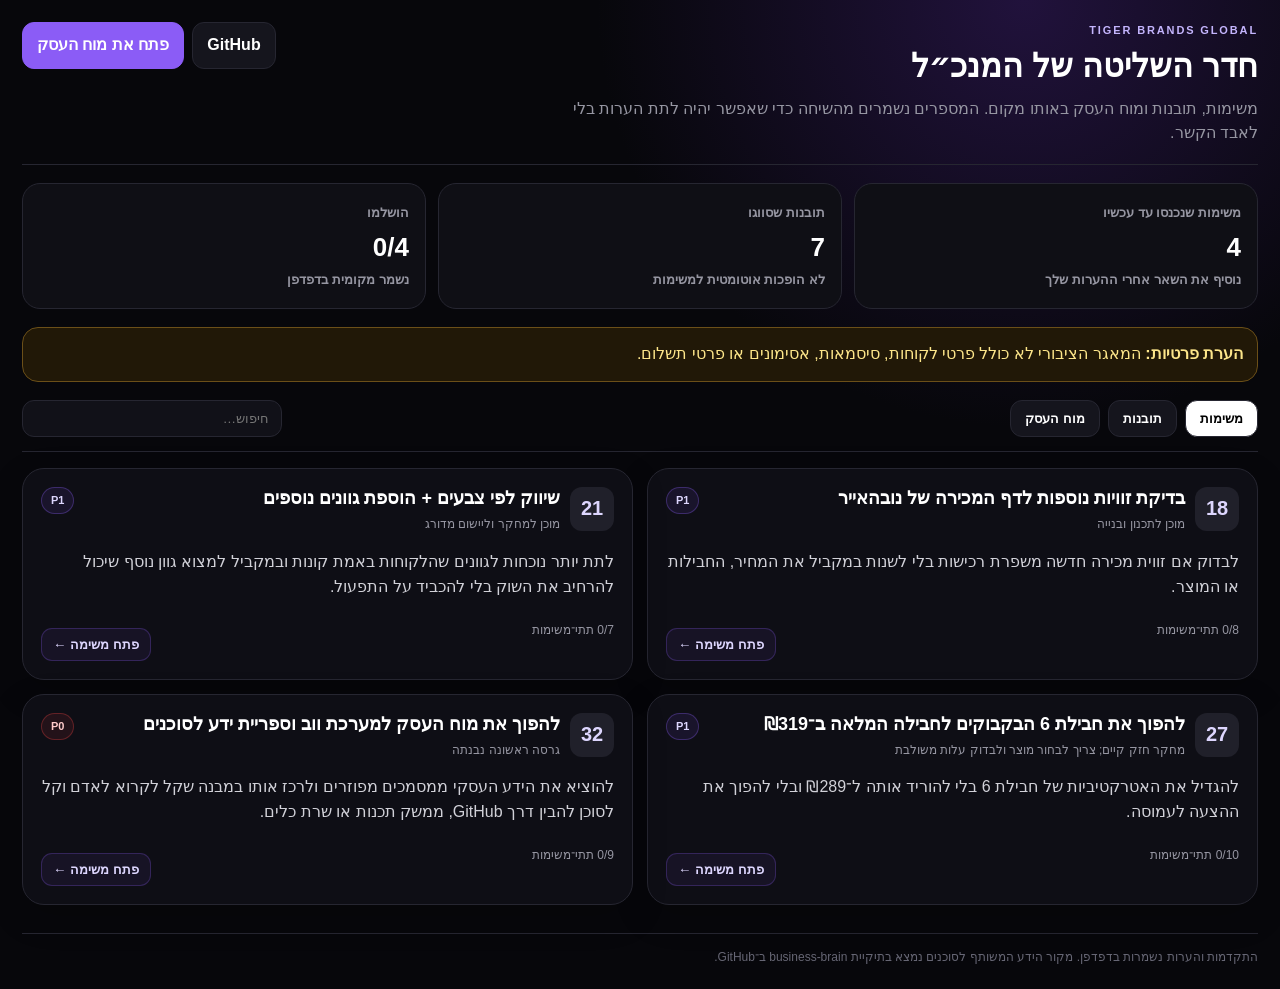
<file: docs/index.html>
<!doctype html>
<html lang="he" dir="rtl">
<head>
<meta charset="utf-8" />
<meta name="viewport" content="width=device-width,initial-scale=1" />
<title>חדר השליטה של המנכ״ל</title>
<style>
:root{--bg:#07070b;--card:#111118;--muted:#9696a2;--line:#262631;--vio:#8b5cf6;--red:#ef4444;--blue:#3b82f6;--green:#10b981}*{box-sizing:border-box}body{margin:0;background:radial-gradient(circle at 80% 0,#21123c 0,transparent 30%),var(--bg);color:#fff;font-family:-apple-system,BlinkMacSystemFont,"Segoe UI",Arial,sans-serif;line-height:1.55}.wrap{max-width:1450px;margin:auto;padding:22px}.top{display:flex;gap:18px;justify-content:space-between;align-items:flex-start;border-bottom:1px solid var(--line);padding-bottom:18px}.eyebrow{font-size:11px;font-weight:900;letter-spacing:.17em;color:#c4b5fd}.top h1{margin:3px 0 5px;font-size:32px}.top p{margin:0;color:var(--muted);max-width:720px}.actions{display:flex;gap:8px;flex-wrap:wrap}.btn,.tab{border:1px solid var(--line);background:#15151d;color:#fff;border-radius:12px;padding:10px 14px;text-decoration:none;font-weight:800;cursor:pointer}.btn.primary{background:var(--vio);border-color:var(--vio)}.metrics{display:grid;grid-template-columns:repeat(3,1fr);gap:12px;margin:18px 0}.metric{border:1px solid var(--line);background:#0f0f15;border-radius:18px;padding:16px}.metric small{color:var(--muted);font-weight:700}.metric strong{display:block;font-size:26px;margin-top:2px}.notice{border:1px solid #6b4f18;background:#211807;color:#fde68a;border-radius:16px;padding:14px}.nav{display:flex;gap:8px;align-items:center;flex-wrap:wrap;margin-top:18px;border-bottom:1px solid var(--line);padding-bottom:14px}.tab.active{background:#fff;color:#000}.search{margin-right:auto;min-width:260px;border:1px solid var(--line);background:#111118;color:#fff;border-radius:12px;padding:10px 12px}.grid{display:grid;grid-template-columns:repeat(2,minmax(0,1fr));gap:14px;margin-top:16px}.card{border:1px solid var(--line);background:rgba(17,17,24,.82);border-radius:22px;padding:18px;box-shadow:0 12px 35px rgba(0,0,0,.18)}.row{display:flex;justify-content:space-between;gap:12px;align-items:flex-start}.num{display:inline-grid;place-items:center;width:44px;height:44px;background:#20202a;border-radius:12px;color:#ddd6fe;font-size:20px;font-weight:900;flex:0 0 auto}.titlewrap{display:flex;gap:10px;align-items:flex-start}.card h2{font-size:18px;line-height:1.3;margin:0}.status{font-size:12px;color:var(--muted);margin-top:5px}.prio{font-size:11px;border:1px solid;padding:4px 9px;border-radius:999px;font-weight:900;white-space:nowrap}.P0{color:#fecaca;background:#ef444418;border-color:#ef444450}.P1{color:#ddd6fe;background:#8b5cf618;border-color:#8b5cf650}.P2{color:#bfdbfe;background:#3b82f618;border-color:#3b82f650}.card p{color:#d1d1d8}.open{margin-top:12px;border:1px solid #8b5cf640;background:#8b5cf612;color:#ddd6fe;border-radius:11px;padding:8px 11px;font-weight:900;cursor:pointer}.insights{display:none;margin-top:16px}.insight{display:grid;grid-template-columns:54px 1fr;gap:12px;border:1px solid var(--line);background:#101016;border-radius:18px;padding:16px;margin-bottom:10px}.brain{display:none;margin-top:16px}.brainhero{border:1px solid #8b5cf640;background:radial-gradient(circle at 90% 0,#38206a 0,transparent 35%),#0e0e15;border-radius:22px;padding:20px}.brainhero h2{font-size:26px;margin:4px 0}.brainhero p{color:var(--muted);max-width:850px}.folders{display:grid;grid-template-columns:repeat(3,minmax(0,1fr));gap:12px;margin-top:14px}.folder{display:block;text-decoration:none;color:#fff;border:1px solid var(--line);background:#101016;border-radius:18px;padding:15px}.folder b{display:block;margin-bottom:7px}.folder span{font-size:13px;color:var(--muted)}.folder code{display:block;direction:ltr;text-align:left;margin-top:10px;color:#747481;overflow:hidden;text-overflow:ellipsis;white-space:nowrap}.modal{display:none;position:fixed;inset:0;background:#000b;backdrop-filter:blur(5px);z-index:20;justify-content:flex-end}.panel{width:min(760px,100%);height:100%;overflow:auto;background:#0b0b10;border-right:1px solid var(--line);padding:22px}.panelhead{display:flex;justify-content:space-between;gap:12px}.panel h2{margin:0}.section{border:1px solid var(--line);background:#101016;border-radius:16px;padding:14px;margin-top:14px}.section h3{margin:0 0 8px}.steps{display:grid;gap:8px}.step{display:flex;gap:9px;align-items:flex-start;border:1px solid var(--line);background:#0d0d13;border-radius:12px;padding:10px}.step input{margin-top:5px}.notes{width:100%;min-height:110px;background:#09090d;color:#fff;border:1px solid var(--line);border-radius:12px;padding:10px}.done{opacity:.6;text-decoration:line-through}.hidden{display:none!important}footer{color:#666674;font-size:12px;border-top:1px solid var(--line);margin-top:28px;padding-top:14px}@media(max-width:900px){.metrics,.grid,.folders{grid-template-columns:1fr}.top{flex-direction:column}.search{width:100%;margin-right:0}.wrap{padding:14px}.top h1{font-size:27px}}
</style>
</head>
<body>
<div class="wrap">
<header class="top"><div><div class="eyebrow">TIGER BRANDS GLOBAL</div><h1>חדר השליטה של המנכ״ל</h1><p>משימות, תובנות ומוח העסק באותו מקום. המספרים נשמרים מהשיחה כדי שאפשר יהיה לתת הערות בלי לאבד הקשר.</p></div><div class="actions"><a class="btn" target="_blank" href="https://github.com/harelos/ceo-mission-control">GitHub</a><a class="btn primary" target="_blank" href="https://github.com/harelos/ceo-mission-control/tree/main/business-brain">פתח את מוח העסק</a></div></header>
<section class="metrics"><div class="metric"><small>משימות שנכנסו עד עכשיו</small><strong>4</strong><small>נוסיף את השאר אחרי ההערות שלך</small></div><div class="metric"><small>תובנות שסווגו</small><strong>7</strong><small>לא הופכות אוטומטית למשימות</small></div><div class="metric"><small>הושלמו</small><strong id="completeMetric">0/4</strong><small>נשמר מקומית בדפדפן</small></div></section>
<div class="notice"><b>הערת פרטיות:</b> המאגר הציבורי לא כולל פרטי לקוחות, סיסמאות, אסימונים או פרטי תשלום.</div>
<nav class="nav"><button class="tab active" data-view="tasks">משימות</button><button class="tab" data-view="insights">תובנות</button><button class="tab" data-view="brain">מוח העסק</button><input id="search" class="search" placeholder="חיפוש…" /></nav>
<section id="tasks" class="grid"></section>
<section id="insights" class="insights"></section>
<section id="brain" class="brain">
<div class="brainhero"><div class="eyebrow">מוח העסק · גרסה 1</div><h2>מקור אמת אחד לאדם ולסוכן</h2><p>סוכן שמתחבר דרך GitHub, ממשק תכנות או שרת כלים מתחיל בקובץ ההוראות, קורא את האמת העסקית, ואז נכנס לתחום הרלוונטי. תיבת הכניסה מיועדת לחומר לא ממוין ואינה מקור אמת.</p><div class="actions"><a class="btn primary" target="_blank" href="https://github.com/harelos/ceo-mission-control/blob/main/business-brain/AGENT_INSTRUCTIONS.md">הוראות לסוכן</a><a class="btn" target="_blank" href="https://github.com/harelos/ceo-mission-control/blob/main/business-brain/MANIFEST.json">מפתח קריא למכונה</a></div></div>
<div id="folders" class="folders"></div>
</section>
<footer>התקדמות והערות נשמרות בדפדפן. מקור הידע המשותף לסוכנים נמצא בתיקיית business-brain ב־GitHub.</footer>
</div>
<div id="modal" class="modal"><aside class="panel"><div class="panelhead"><div class="titlewrap"><span id="mnum" class="num"></span><div><h2 id="mtitle"></h2><div id="mstatus" class="status"></div></div></div><button class="btn" onclick="closeModal()">סגור</button></div><div class="section"><h3>המטרה</h3><div id="mobjective"></div></div><div class="section"><h3>למה זה חשוב</h3><div id="mwhy"></div></div><div class="section"><h3>איך משיגים את המשימה</h3><div id="msteps" class="steps"></div></div><div id="mresearchWrap" class="section"><h3>המחקר שנכנס למשימה</h3><div id="mresearch"></div></div><div class="section"><h3>איך נדע שסיימנו</h3><div id="msuccess"></div></div><div class="section"><h3>הערות שלי</h3><textarea id="mnotes" class="notes" placeholder="מה גיליתי, מה חסר, למה לחזור…"></textarea></div><div class="section row"><label><input id="mcomplete" type="checkbox" /> המשימה הושלמה</label><button id="copyBtn" class="btn primary">העתק הוראות לסוכן</button></div></aside></div>
<script>
const tasks=[
{id:'18',title:'בדיקת זוויות נוספות לדף המכירה של נובהאייר',priority:'P1',status:'מוכן לתכנון ובנייה',objective:'לבדוק אם זווית מכירה חדשה משפרת רכישות בלי לשנות במקביל את המחיר, החבילות או המוצר.',why:'זווית מחיר המספרה כבר מראה כוח, אבל מחקר הלקוחות העלה כאבים נוספים שיכולים ליצור התאמה חזקה יותר בין המודעה לדף.',steps:['לבנות גרסת ביקורת ששומרת את דף המכירה הנוכחי ללא שינוי מהותי.','לבנות גרסה א: עלות השורשים החוזרת — העלות והטרחה שחוזרות שוב ושוב.','לבנות גרסה ב: ביטחון בגוון — הפחד שהשורש ייצא שונה, כהה מדי או כמו טלאי.','לבנות גרסה ג: כיסוי שיער לבן ושורשים עקשניים באזור הרקות וקו השיער.','לבנות גרסה ד: השגרה המלאה בבית — פשטות, זמינות וחבילה שמכסה כמה שימושים.','לשמור בכל הגרסאות את אותן חבילות, מחיר, כפתור רכישה ומסלול קופה.','להתאים מודעות לכל גרסה כך שהמסר במודעה ממשיך באופן טבעי בדף.','לוודא שמדידת צפייה, הוספה לעגלה, התחלת קופה ורכישה עובדת לפני מסקנות.'],success:['שיעור רכישה לפי גרסה','שיעור הוספה לעגלה והתחלת קופה','סכום הזמנה ממוצע','ללא ירידה מהותית באיכות התנועה או בתקלות בנייד'],research:['רוב רכישות נובהאייר שנבדקו באוגוסט התרחשו מהר יחסית לאחר הכניסה הראשונה.','מחקר תגובות מצא ארבעה כאבים חוזרים: שורשים שחוזרים, כיסוי שיער לבן, פחד מהגוון ולכלוך/יובש אחרי צביעה.']},
{id:'21',title:'שיווק לפי צבעים + הוספת גוונים נוספים',priority:'P1',status:'מוכן למחקר וליישום מדורג',objective:'לתת יותר נוכחות לגוונים שהלקוחות באמת קונות ובמקביל למצוא גוון נוסף שיכול להרחיב את השוק בלי להכביד על התפעול.',why:'שחור וחום כהה היו רוב הביקוש שנצפה, וחום בהיר התחזק בסוף התקופה. צבע הוא גם כלי שיווקי ויזואלי ולא רק וריאציה.',steps:['להציג שחור וחום כהה באופן עקבי יותר בגלריה, במודעות ובדוגמאות.','לתת לחום בהיר מקום ברור ולבדוק אם העלייה האחרונה בביקוש ממשיכה.','לבנות מבחני קריאייטיב שבהם אותו רעיון מוצג עם גוון שונה.','לא לדחוף בכוח גוון חלש רק כדי ליצור מגוון.','לבדוק אצל CJ, SourcinBox וספקים ישירים אילו גוונים נוספים קיימים.','לדרג כל גוון חדש לפי ביקוש, אמינות תוצאה, זמינות, עלות וזמן משלוח.','לפני הוספה לחנות לבצע בדיקת התאמת גוון אמיתית.'],success:['יותר רכישות מגוונים מובילים בלי לפגוע בשאר הגוונים','לפחות מועמד אחד לגוון חדש עם ספק וזמינות ברורים','מיפוי ביקוש לפי גוון שמחובר למכירות']},
{id:'27',title:'להפוך את חבילת 6 הבקבוקים לחבילה המלאה ב־₪319',priority:'P1',status:'מחקר חזק קיים; צריך לבחור מוצר ולבדוק עלות משולבת',objective:'להגדיל את האטרקטיביות של חבילת 6 בלי להוריד אותה ל־₪289 ובלי להפוך את ההצעה לעמוסה.',why:'העלות שנמסרה ל־6 בקבוקים היא בערך 48 דולר כולל שילוח. לכן הורדת מחיר חדה משאירה מעט מאוד תרומה נוספת לעומת חבילת 4.',steps:['להשאיר כרגע את מחיר 6 הבקבוקים על ₪319 בזמן שבודקים ערך נוסף.','לבדוק קודם טיפול הזנה לאחר צביעה: מסכה או מרכך לחותי ללא פיגמנט.','מועמד ראשון: מסכת לחות עם שמן ארגן וביוטין, מזהה CJYD2636378, מחיר מוצר שנצפה כ־1.74 דולר.','מועמד שני: מרכך לשיער צבוע, מזהה CJPF3087593, מחיר כ־2.02 דולר; לפסול אם הוא מפקיד גוון.','לבדוק גם מסכות עם סרמידים, חומצות אמינו, חומצה היאלורונית, ארגן, אבוקדו, מקדמיה או שיאה.','כאופציה נוספת לבדוק משחת הגנה לקו השיער או מגבונים להסרת כתמי צבע.','לשמור אבקת כיסוי שורשים כמכירה נוספת נפרדת, לא כתוספת אוטומטית לחבילת 6.','לא להשתמש במסכות שמפקידות צבע, בקערה ומברשת כמרכיב מרכזי או במוצר שמייצר פחד מנזק.','לבקש עלות אמיתית של המוצר בתוך אותה חבילה עם 6 בקבוקי נובהאייר לישראל.','לבנות תמונת חבילה אחת נקייה: 6 נובהאייר + ערכת הצביעה + טיפול לאחר הצביעה.'],success:['מוצר משלים שפותר כאב ברור','עלות משולבת שמאפשרת לשמור על ₪319','ללא בחירת גוון נוספת וללא סיבוך בקופה','שיפור בבחירה בחבילת 6 או בסכום ההזמנה הממוצע'],research:['מחקר של עשרות תגובות מצא שיובש וחספוס אחרי צביעה הם כאב חוזר.','לקוחות של צבעי קופסה משבחות במיוחד את המרכך שמגיע לאחר הצבע ואף מחפשות לקנות אותו בנפרד.','לכלוך על קו השיער, האוזניים, המגבות והאמבטיה הוא כאב חוזר נוסף.','אבקת כיסוי שורשים פותרת כאב חזק בין צביעות, אבל עלולה לסתור את המסר של חבילת 6 ולכן מתאימה יותר למכירה נוספת.']},
{id:'32',title:'להפוך את מוח העסק למערכת ווב וספריית ידע לסוכנים',priority:'P0',status:'גרסה ראשונה נבנתה',objective:'להוציא את הידע העסקי ממסמכים מפוזרים ולרכז אותו במבנה שקל לקרוא לאדם וקל לסוכן להבין דרך GitHub, ממשק תכנות או שרת כלים.',why:'אותו מידע צריך לשמש גם אותך בממשק נוח וגם סוכנים אוטומטיים. מבנה קבוע ומקור אמת חוסכים כפילויות והחלטות סותרות.',steps:['לשמור בלוח השליטה לשונית מוח העסק עם נושאים ותתי־נושאים.','לשמור ב־GitHub מבנה קבוע: 00 הוראות, 01 אמת עסקית, 02 הצעות ומחירים, 03 קופי, 04 דואר ושימור, 05 פרסום, 06 דפים, 07 לקוחות, 08 מקורות חיצוניים, 09 ניסויים, 10 החלטות, 98 תיבת כניסה, 99 ארכיון.','לשמור קובץ הוראות לסוכן שמסביר מאיפה להתחיל ומהו מקור האמת.','לשמור מפתח קריא למכונה שממפה כל תחום לנתיב שלו.','להכניס למחקר הלקוחות את מחקר הצביעה הביתית ואת דירוג המוצרים המשלימים.','להכניס להצעות ולמחירים את מבנה 2/4/6 והדיון על ₪319 מול ₪289.','להכניס לניסויים את מבחני זוויות דף המכירה.','להשתמש בתיבת הכניסה כנקודת זריקה לכל חומר חדש לפני מיון.','לא לשמור במאגר ציבורי מידע אישי, סודות או מפתחות.'],success:['אדם מוצא כל נושא בתוך שתי לחיצות','סוכן חדש קורא קובץ אחד ומבין איך לעבוד עם המאגר','לכל החלטה משמעותית יש מקום קבוע ומקור','אין צורך להחזיק אותו מקור אמת במסמכי ענן נפרדים']}
];
const insights=[
{id:'19',title:'חבילת 4 הבקבוקים היא העוגן המוכח כרגע',detail:'לא לשנות את מחיר ₪239 כחלק מניסוי אחר. אם בודקים זווית, מוצר משלים או חבילת 6, משאירים את חבילת 4 כנקודת ביקורת.'},
{id:'24',title:'₪239 לחבילת 4 הוא כרגע מחיר ביקורת, לא משימה',detail:'המחיר והמבנה כבר הוכיחו משיכה בפועל. שינוי שלו עכשיו יקשה להבין מה גרם לתוצאה.'},
{id:'25',title:'לא למהר להוריד את חבילת 6 ל־₪289',detail:'עם עלות שנמסרה של כ־48 דולר ל־6 בקבוקים, ההורדה מוסיפה מעט מאוד תרומה ביחס לחבילת 4.'},
{id:'26',title:'הפער הפסיכולוגי בין החבילות מסביר חלק מהבחירה ב־4',detail:'2→4 עולה עוד ₪50 לשני בקבוקים; 4→6 עולה עוד ₪80 לשני בקבוקים. לכן חבילת 4 נראית כמו נקודת העצירה הטבעית.'},
{id:'29',title:'חבילת 4 צריכה להישאר הכי פופולרית',detail:'לא להפוך את חבילת 6 לברירת המחדל רק כדי לדחוף סכום הזמנה. חבילת 4 מפחיתה חיכוך.'},
{id:'30',title:'חבילת 6 צריכה להיות מוצר שונה תפיסתית',detail:'במקום עוד שני בקבוקים, היא צריכה להרגיש כמו השגרה המלאה: יותר מלאי בבית + טיפול רלוונטי לאחר הצביעה.'},
{id:'31',title:'המוצר המשלים נועד להצדיק ערך, לא להעמיס מתנות',detail:'מוצר אחד רלוונטי שמתחבר לרגע השימוש עדיף על כמה פריטים זולים שמסבכים את ההצעה.'}
];
const folders=[['00','מפת המוח והוראות שימוש','חוקי עבודה, סדר קריאה, מקורות אמת והנחיות לסוכנים.','business-brain/00-system/'],['01','האמת העסקית הנוכחית','מה נכון עכשיו: מוצר, קהלים, חבילות, תפעול ומטרות.','business-brain/01-current-truth/'],['02','הצעות, מחירים ומבצעים','מחירים חיים, חבילות, כלכלה והצעות שנבדקו.','business-brain/02-offers-pricing/'],['03','קופי ומסרים','זוויות, שפה, כותרות והתנגדויות.','business-brain/03-copy-messaging/'],['04','דואר ושימור לקוחות','רכישה חוזרת, החזרה, רצפים ופילוח.','business-brain/04-email-retention/'],['05','פרסום וקריאייטיב','מבנה חשבון, מנצחים, מבחנים ותוצאות.','business-brain/05-ads-creative/'],['06','דפי נחיתה ומשפכים','דפי מכירה, התאמת מסר, בדיקות וקופה.','business-brain/06-pages-funnels/'],['07','לקוחות והתנגדויות','מחקר תגובות, כאבים, התנגדויות ושפת לקוח.','business-brain/07-customers-objections/'],['08','חוכמה ממקורות חיצוניים','מנטורים, מחקרים, מתחרים ומקורות חיצוניים.','business-brain/08-external-wisdom/'],['09','ניסויים ותוצאות','השערה, גרסאות, מדדים, תוצאות ומסקנות.','business-brain/09-experiments-results/'],['10','החלטות אסטרטגיות','החלטות, נימוקים, טיעון נגד ומה יבטל אותן.','business-brain/10-strategic-decisions/'],['98','תיבת כניסה','חומר חדש לפני מיון: תמלול, ספק, רעיון או מחקר.','business-brain/98-inbox/'],['99','ארכיון','גרסאות ישנות והחלטות שאינן פעילות.','business-brain/99-archive/']];
const KEY='tbg-live-v1';let state=JSON.parse(localStorage.getItem(KEY)||'{}');let current=null;
function s(id){return state[id]||(state[id]={complete:false,steps:{},notes:''})}function save(){localStorage.setItem(KEY,JSON.stringify(state));renderMetric()}
function renderTasks(q=''){const root=document.getElementById('tasks');root.innerHTML='';tasks.filter(t=>JSON.stringify(t).toLowerCase().includes(q.toLowerCase())).forEach(t=>{const st=s(t.id),done=Object.values(st.steps).filter(Boolean).length;const el=document.createElement('article');el.className='card'+(st.complete?' done':'');el.innerHTML=`<div class="row"><div class="titlewrap"><span class="num">${t.id}</span><div><h2>${t.title}</h2><div class="status">${t.status}</div></div></div><span class="prio ${t.priority}">${t.priority}</span></div><p>${t.objective}</p><div class="row"><span class="status">${done}/${t.steps.length} תתי־משימות</span><button class="open">פתח משימה ←</button></div>`;el.querySelector('.open').onclick=()=>openTask(t);root.appendChild(el)})}
function renderInsights(q=''){const root=document.getElementById('insights');root.innerHTML='';insights.filter(x=>JSON.stringify(x).toLowerCase().includes(q.toLowerCase())).forEach(x=>{root.innerHTML+=`<article class="insight"><span class="num">${x.id}</span><div><h2>${x.title}</h2><p>${x.detail}</p></div></article>`})}
function renderFolders(){document.getElementById('folders').innerHTML=folders.map(f=>`<a class="folder" target="_blank" href="https://github.com/harelos/ceo-mission-control/tree/main/${f[3]}"><b><span class="prio P1">${f[0]}</span> ${f[1]}</b><span>${f[2]}</span><code>${f[3]}</code></a>`).join('')}
function renderMetric(){document.getElementById('completeMetric').textContent=`${tasks.filter(t=>s(t.id).complete).length}/4`}
function openTask(t){current=t;const st=s(t.id);document.getElementById('modal').style.display='flex';mnum.textContent=t.id;mtitle.textContent=t.title;mstatus.textContent=t.status;mobjective.textContent=t.objective;mwhy.textContent=t.why;msteps.innerHTML='';t.steps.forEach((x,i)=>{const l=document.createElement('label');l.className='step'+(st.steps[i]?' done':'');l.innerHTML=`<input type="checkbox" ${st.steps[i]?'checked':''}><span>${x}</span>`;l.querySelector('input').onchange=e=>{st.steps[i]=e.target.checked;save();openTask(t)};msteps.appendChild(l)});if(t.research&&t.research.length){mresearchWrap.style.display='block';mresearch.innerHTML=t.research.map(x=>`<div>• ${x}</div>`).join('')}else mresearchWrap.style.display='none';msuccess.innerHTML=t.success.map(x=>`<div>• ${x}</div>`).join('');mnotes.value=st.notes;mcomplete.checked=st.complete;mnotes.oninput=e=>{st.notes=e.target.value;save()};mcomplete.onchange=e=>{st.complete=e.target.checked;save();renderTasks(search.value)};copyBtn.onclick=()=>copyPrompt(t)}
function closeModal(){modal.style.display='none';current=null}modal.onclick=e=>{if(e.target===modal)closeModal()};
function copyPrompt(t){const p=`אתה הסוכן שאחראי על משימה ${t.id}: ${t.title}.\n\nמטרה:\n${t.objective}\n\nלמה זה חשוב:\n${t.why}\n\nשלבי ביצוע:\n${t.steps.map((x,i)=>`${i+1}. ${x}`).join('\n')}\n\nלפני העבודה קרא business-brain/AGENT_INSTRUCTIONS.md ואת business-brain/01-current-truth/README.md. הפרד בין עובדות, השערות, חסמים והמלצות. אל תבצע שינוי חי בחנות, בפרסום, בתקציב, בספקים או בשליחת הודעות ללא אישור מפורש.`;navigator.clipboard.writeText(p).then(()=>{copyBtn.textContent='הועתק ✓';setTimeout(()=>copyBtn.textContent='העתק הוראות לסוכן',1200)}).catch(()=>prompt('העתק:',p))}
document.querySelectorAll('.tab').forEach(b=>b.onclick=()=>{document.querySelectorAll('.tab').forEach(x=>x.classList.remove('active'));b.classList.add('active');['tasks','insights','brain'].forEach(id=>document.getElementById(id).style.display='none');const v=b.dataset.view;document.getElementById(v).style.display=v==='tasks'?'grid':'block'});search.oninput=e=>{renderTasks(e.target.value);renderInsights(e.target.value)};renderTasks();renderInsights();renderFolders();renderMetric();
</script>
</body></html>
</file>
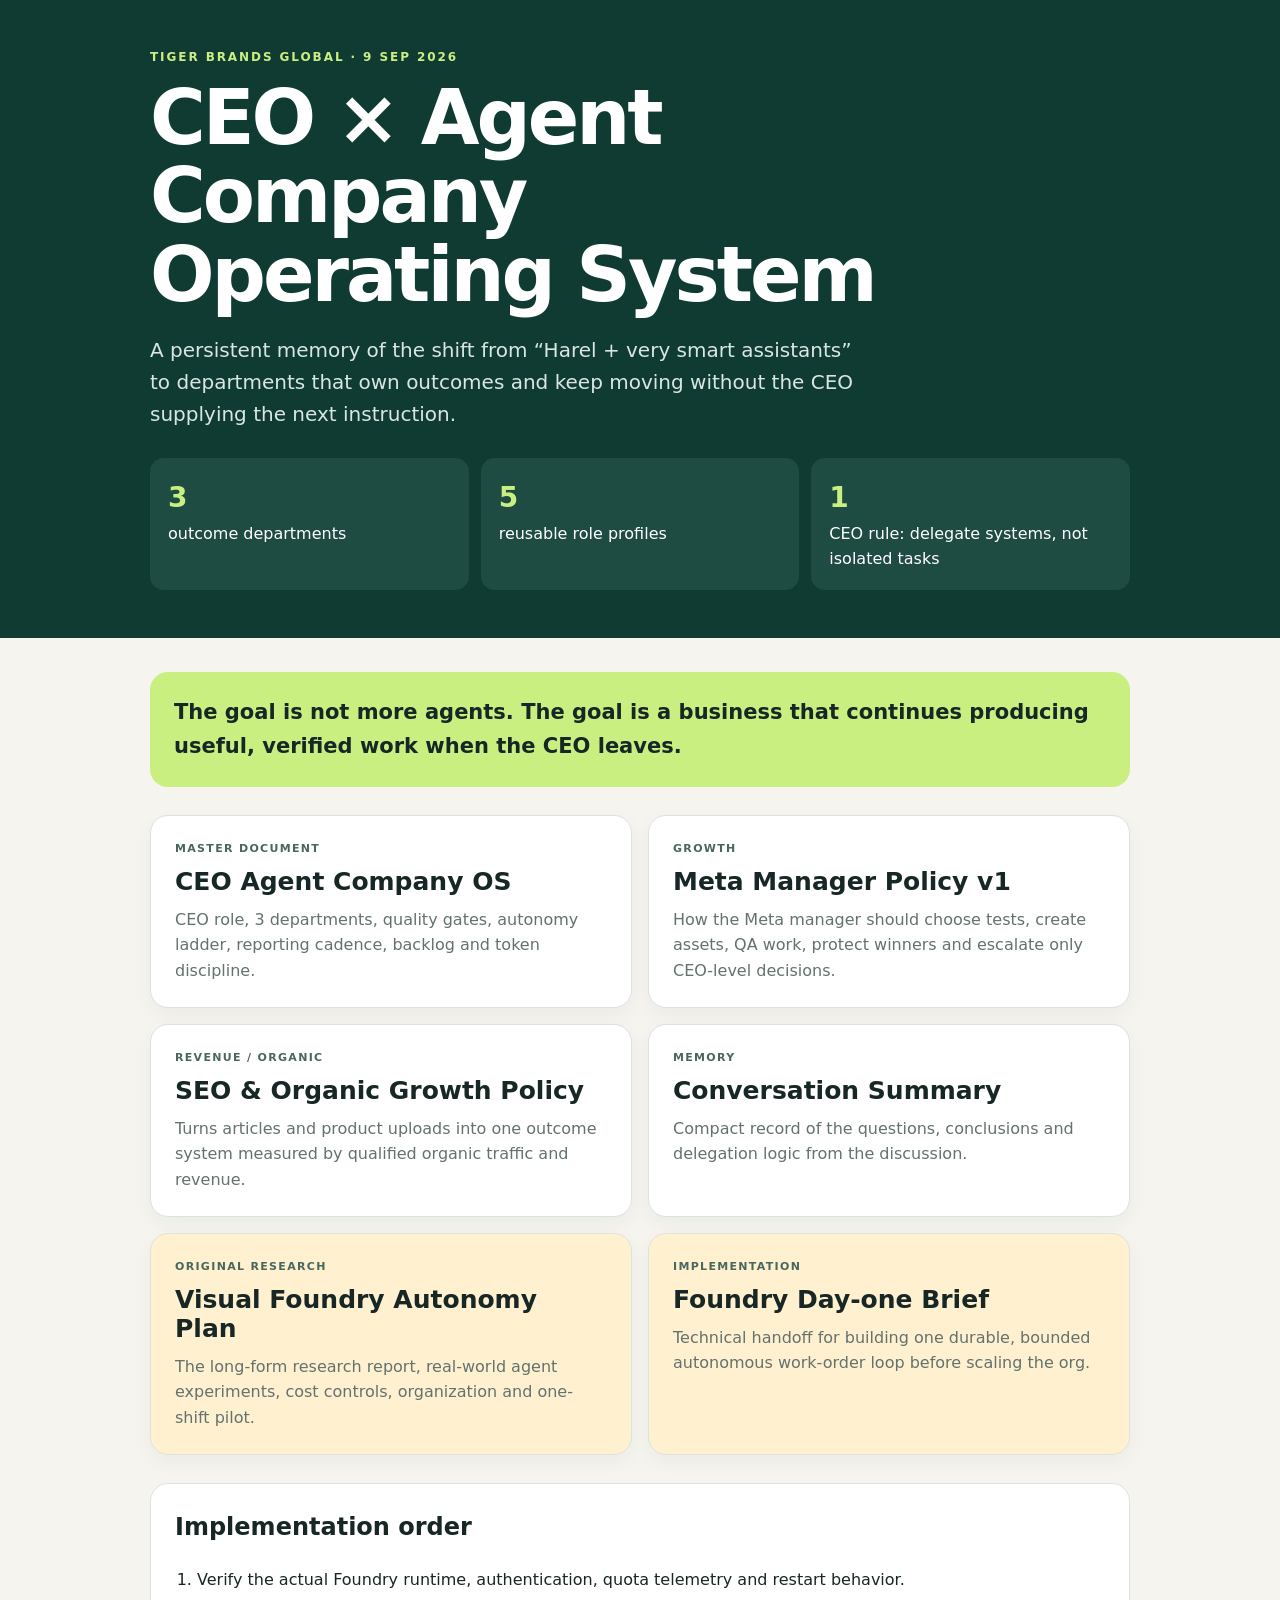
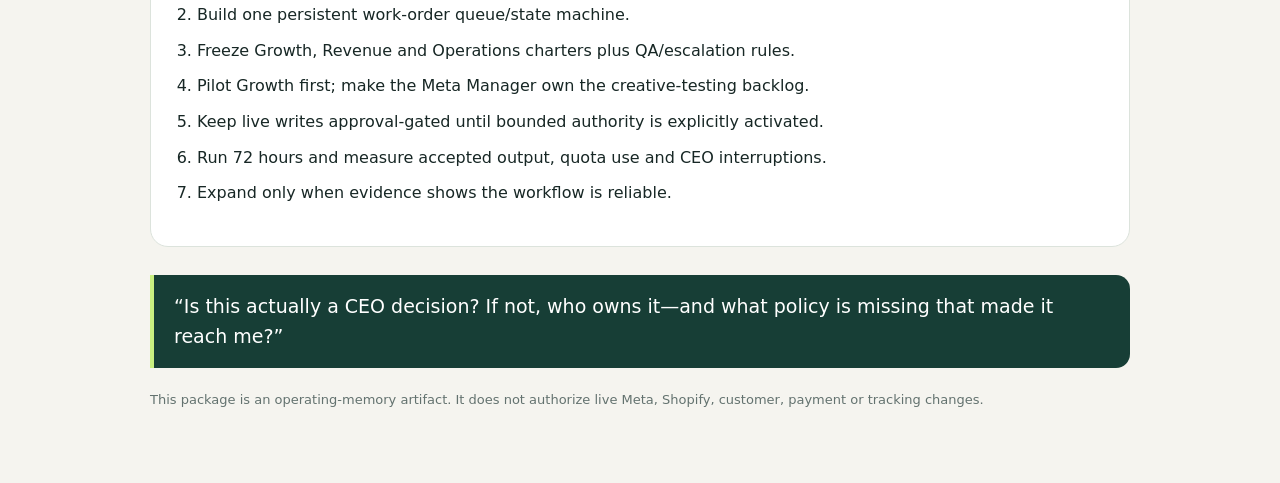
<file: docs/ceo-agent-os.html>
<!doctype html>
<html lang="en"><head><meta charset="utf-8"><meta name="viewport" content="width=device-width,initial-scale=1">
<title>CEO × Agent Company OS — NovaHair</title>
<style>
:root{--bg:#f5f4ef;--ink:#172725;--muted:#63726f;--deep:#103b33;--lime:#c9ef80;--card:#fff;--line:#dce3dc;--amber:#fff0cf}*{box-sizing:border-box}body{margin:0;background:var(--bg);color:var(--ink);font:16px/1.6 system-ui,-apple-system,Segoe UI,sans-serif}.wrap{width:min(980px,calc(100% - 30px));margin:auto}.hero{background:var(--deep);color:white;padding:48px 0}.ey{color:var(--lime);text-transform:uppercase;letter-spacing:.16em;font-size:12px;font-weight:800}h1{font-size:clamp(40px,8vw,76px);line-height:1.03;letter-spacing:-.04em;margin:12px 0 16px;max-width:800px}.hero p{font-size:20px;color:#d8e7e1;max-width:720px}.bar{display:grid;grid-template-columns:repeat(3,1fr);gap:12px;margin-top:28px}.bar div{background:#1f4c42;padding:18px;border-radius:14px}.bar b{display:block;color:var(--lime);font-size:28px}.main{padding:34px 0 60px}.north{background:var(--lime);padding:24px;border-radius:18px;font-size:21px;font-weight:750;margin-bottom:28px}.grid{display:grid;grid-template-columns:repeat(2,1fr);gap:16px}.card{display:block;background:var(--card);border:1px solid var(--line);border-radius:18px;padding:24px;text-decoration:none;color:inherit;box-shadow:0 7px 20px #1732280b}.card:hover{transform:translateY(-2px);transition:.15s}.tag{font-size:11px;font-weight:800;letter-spacing:.12em;text-transform:uppercase;color:#47675f}.card h2{font-size:25px;line-height:1.15;margin:10px 0}.card p{margin:0;color:var(--muted)}.amber{background:var(--amber)}.steps{background:#fff;border:1px solid var(--line);border-radius:18px;padding:24px;margin-top:28px}.steps h2{margin-top:0}.steps ol{padding-left:22px}.steps li{margin:10px 0}.quote{border-left:4px solid var(--lime);padding:16px 20px;background:#173e36;color:white;border-radius:0 14px 14px 0;margin-top:28px;font-size:19px}.small{color:var(--muted);font-size:13px;margin-top:22px}@media(max-width:700px){.grid,.bar{grid-template-columns:1fr}.hero{padding:34px 0}.card{padding:20px}}
</style></head><body>
<header class="hero"><div class="wrap"><div class="ey">Tiger Brands Global · 9 Sep 2026</div><h1>CEO × Agent Company Operating System</h1><p>A persistent memory of the shift from “Harel + very smart assistants” to departments that own outcomes and keep moving without the CEO supplying the next instruction.</p><div class="bar"><div><b>3</b>outcome departments</div><div><b>5</b>reusable role profiles</div><div><b>1</b>CEO rule: delegate systems, not isolated tasks</div></div></div></header>
<main class="main"><div class="wrap">
<div class="north">The goal is not more agents. The goal is a business that continues producing useful, verified work when the CEO leaves.</div>
<div class="grid">
<a class="card" href="../business-brain/10-strategic-decisions/agent-company-os/CEO_AGENT_COMPANY_OS.md"><div class="tag">Master document</div><h2>CEO Agent Company OS</h2><p>CEO role, 3 departments, quality gates, autonomy ladder, reporting cadence, backlog and token discipline.</p></a>
<a class="card" href="../business-brain/05-ads-creative/2026-09-09-meta-manager-operating-policy-v1.md"><div class="tag">Growth</div><h2>Meta Manager Policy v1</h2><p>How the Meta manager should choose tests, create assets, QA work, protect winners and escalate only CEO-level decisions.</p></a>
<a class="card" href="../business-brain/10-strategic-decisions/agent-company-os/SEO_ORGANIC_GROWTH_POLICY_V1.md"><div class="tag">Revenue / Organic</div><h2>SEO & Organic Growth Policy</h2><p>Turns articles and product uploads into one outcome system measured by qualified organic traffic and revenue.</p></a>
<a class="card" href="../business-brain/10-strategic-decisions/agent-company-os/CONVERSATION_SUMMARY_2026-09-09.md"><div class="tag">Memory</div><h2>Conversation Summary</h2><p>Compact record of the questions, conclusions and delegation logic from the discussion.</p></a>
<a class="card amber" href="foundry-novahair-autonomy-plan.html"><div class="tag">Original research</div><h2>Visual Foundry Autonomy Plan</h2><p>The long-form research report, real-world agent experiments, cost controls, organization and one-shift pilot.</p></a>
<a class="card amber" href="../business-brain/10-strategic-decisions/agent-company-os/foundry-day-one-implementation-brief.md"><div class="tag">Implementation</div><h2>Foundry Day-one Brief</h2><p>Technical handoff for building one durable, bounded autonomous work-order loop before scaling the org.</p></a>
</div>
<div class="steps"><h2>Implementation order</h2><ol><li>Verify the actual Foundry runtime, authentication, quota telemetry and restart behavior.</li><li>Build one persistent work-order queue/state machine.</li><li>Freeze Growth, Revenue and Operations charters plus QA/escalation rules.</li><li>Pilot Growth first; make the Meta Manager own the creative-testing backlog.</li><li>Keep live writes approval-gated until bounded authority is explicitly activated.</li><li>Run 72 hours and measure accepted output, quota use and CEO interruptions.</li><li>Expand only when evidence shows the workflow is reliable.</li></ol></div>
<div class="quote">“Is this actually a CEO decision? If not, who owns it—and what policy is missing that made it reach me?”</div>
<p class="small">This package is an operating-memory artifact. It does not authorize live Meta, Shopify, customer, payment or tracking changes.</p>
</div></main></body></html>
</file>
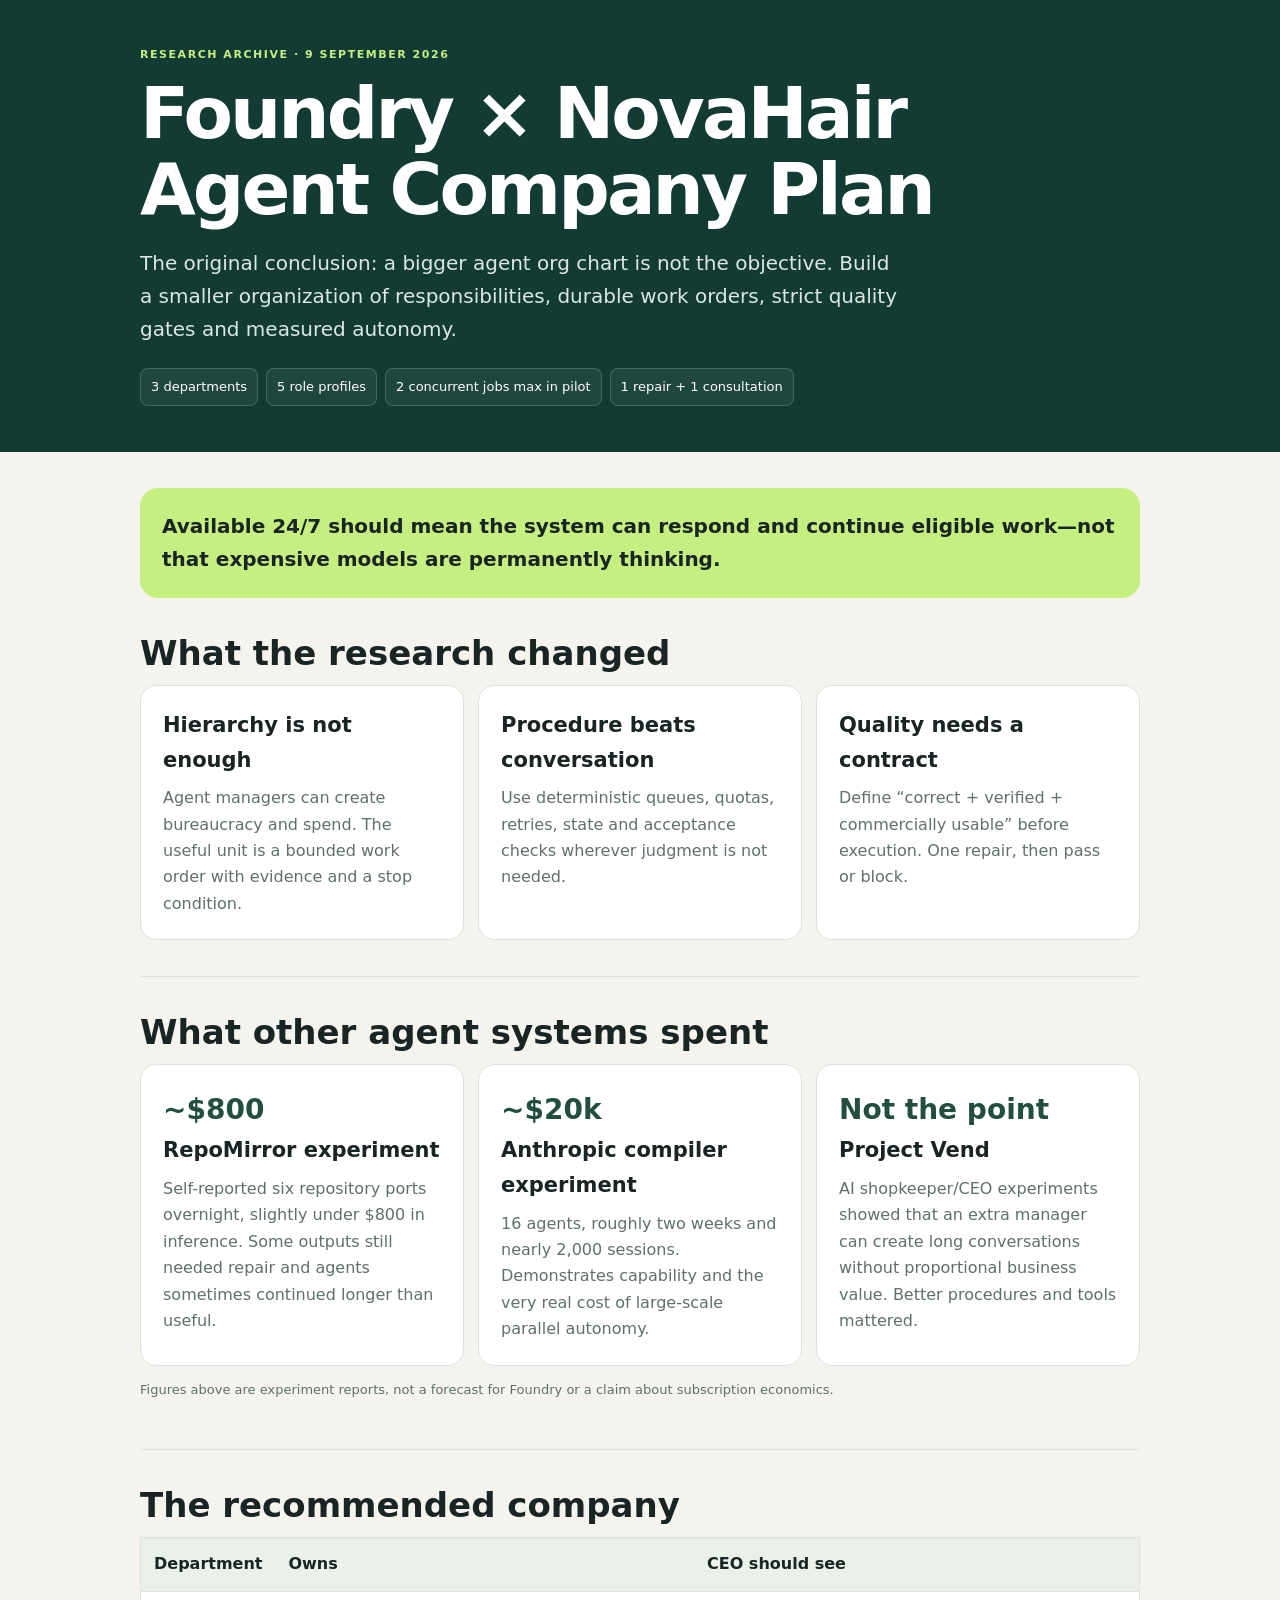
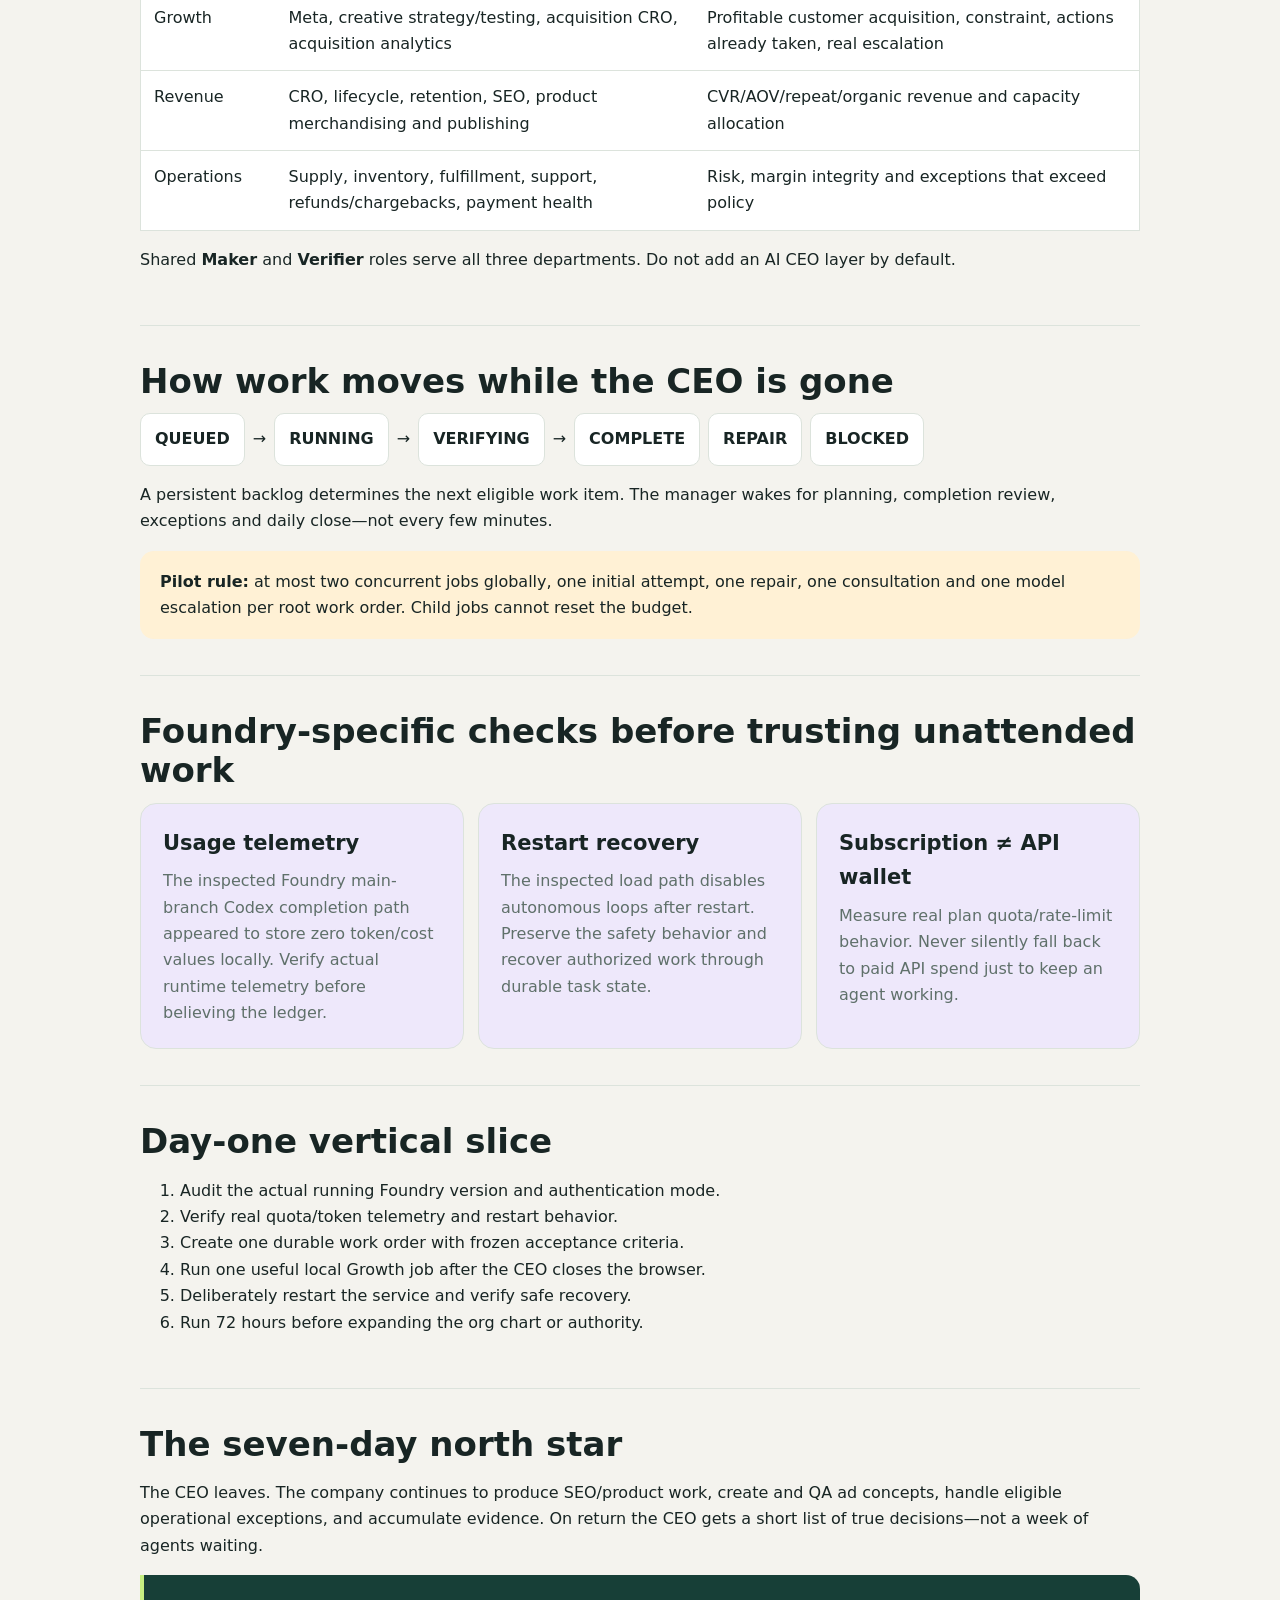
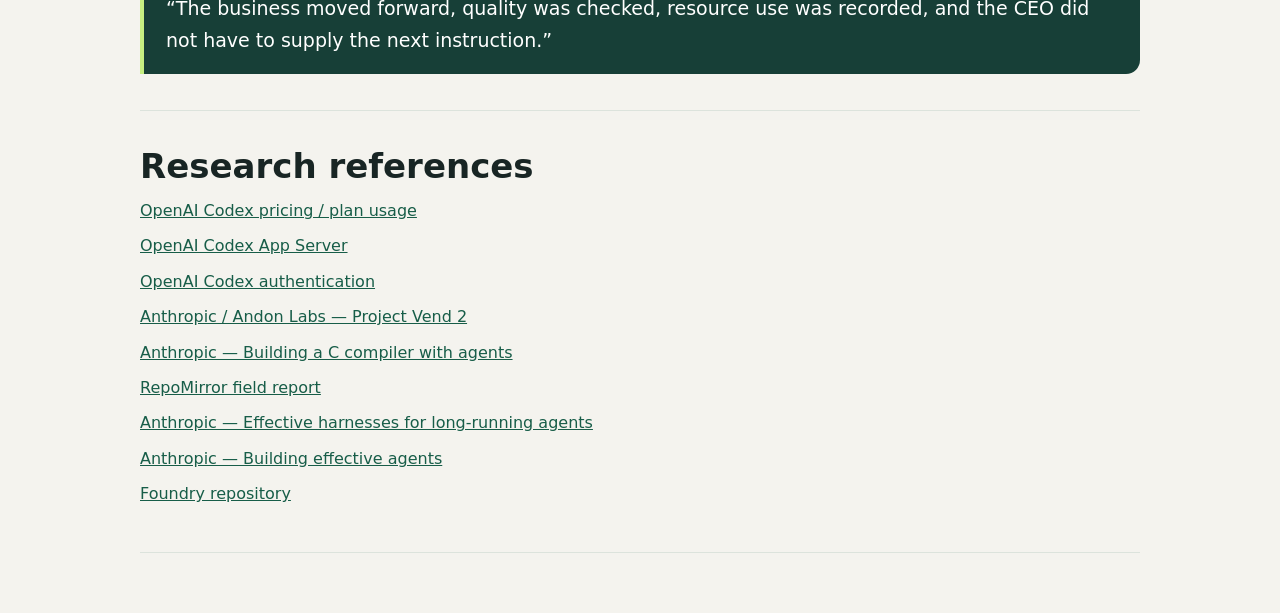
<file: docs/foundry-novahair-autonomy-plan.html>
<!doctype html><html lang="en"><head><meta charset="utf-8"><meta name="viewport" content="width=device-width,initial-scale=1"><title>Foundry × NovaHair — Agent Company Research Archive</title><style>:root{--bg:#f4f3ee;--ink:#182524;--muted:#5f706a;--deep:#123b33;--green:#c6ef81;--paper:#fff;--line:#dce3dc;--amber:#fff1d5;--violet:#eee8fb}*{box-sizing:border-box}body{margin:0;background:var(--bg);color:var(--ink);font:16px/1.65 system-ui,-apple-system,Segoe UI,sans-serif}.wrap{width:min(1000px,calc(100% - 32px));margin:auto}header{background:var(--deep);color:#fff;padding:46px 0}.ey{color:var(--green);font-weight:800;text-transform:uppercase;letter-spacing:.14em;font-size:11px}h1{font-size:clamp(40px,7vw,72px);line-height:1.05;letter-spacing:-.04em;margin:12px 0 18px}header p{max-width:760px;font-size:20px;color:#dbe8e2}.chips{display:flex;gap:8px;flex-wrap:wrap;margin-top:22px}.chips span{border:1px solid #ffffff2b;background:#ffffff10;padding:7px 10px;border-radius:8px;font-size:13px}main{padding:36px 0 60px}.lead{background:var(--green);padding:22px;border-radius:18px;font-size:20px;font-weight:750}.section{padding:36px 0;border-bottom:1px solid var(--line)}h2{font-size:34px;line-height:1.15;margin:0 0 12px}.grid{display:grid;grid-template-columns:repeat(3,1fr);gap:14px}.card{background:var(--paper);border:1px solid var(--line);border-radius:16px;padding:22px}.card h3{margin:0 0 8px;font-size:21px}.card p{margin:0;color:var(--muted)}.money{font-size:28px;font-weight:850;color:#214e40}.note{background:var(--amber);padding:18px 20px;border-radius:14px}.violet{background:var(--violet)}table{width:100%;border-collapse:collapse;background:#fff;border:1px solid var(--line)}th,td{text-align:left;padding:13px;border-bottom:1px solid var(--line);vertical-align:top}th{background:#eaf1e8}.flow{display:flex;gap:8px;align-items:center;flex-wrap:wrap}.flow span{background:#fff;border:1px solid var(--line);padding:12px 14px;border-radius:10px;font-weight:700}.quote{border-left:4px solid var(--green);background:#173f37;color:#fff;padding:18px 22px;border-radius:0 14px 14px 0;font-size:19px}.sources a{display:block;margin:9px 0;color:#175d48}.small{font-size:13px;color:var(--muted)}@media(max-width:760px){.grid{grid-template-columns:1fr}h2{font-size:29px}header{padding:32px 0}}</style></head><body><header><div class="wrap"><div class="ey">Research archive · 9 September 2026</div><h1>Foundry × NovaHair<br>Agent Company Plan</h1><p>The original conclusion: a bigger agent org chart is not the objective. Build a smaller organization of responsibilities, durable work orders, strict quality gates and measured autonomy.</p><div class="chips"><span>3 departments</span><span>5 role profiles</span><span>2 concurrent jobs max in pilot</span><span>1 repair + 1 consultation</span></div></div></header><main><div class="wrap"><div class="lead">Available 24/7 should mean the system can respond and continue eligible work—not that expensive models are permanently thinking.</div><section class="section"><h2>What the research changed</h2><div class="grid"><div class="card"><h3>Hierarchy is not enough</h3><p>Agent managers can create bureaucracy and spend. The useful unit is a bounded work order with evidence and a stop condition.</p></div><div class="card"><h3>Procedure beats conversation</h3><p>Use deterministic queues, quotas, retries, state and acceptance checks wherever judgment is not needed.</p></div><div class="card"><h3>Quality needs a contract</h3><p>Define “correct + verified + commercially usable” before execution. One repair, then pass or block.</p></div></div></section><section class="section"><h2>What other agent systems spent</h2><div class="grid"><div class="card"><div class="money">~$800</div><h3>RepoMirror experiment</h3><p>Self-reported six repository ports overnight, slightly under $800 in inference. Some outputs still needed repair and agents sometimes continued longer than useful.</p></div><div class="card"><div class="money">~$20k</div><h3>Anthropic compiler experiment</h3><p>16 agents, roughly two weeks and nearly 2,000 sessions. Demonstrates capability and the very real cost of large-scale parallel autonomy.</p></div><div class="card"><div class="money">Not the point</div><h3>Project Vend</h3><p>AI shopkeeper/CEO experiments showed that an extra manager can create long conversations without proportional business value. Better procedures and tools mattered.</p></div></div><p class="small">Figures above are experiment reports, not a forecast for Foundry or a claim about subscription economics.</p></section><section class="section"><h2>The recommended company</h2><table><tr><th>Department</th><th>Owns</th><th>CEO should see</th></tr><tr><td>Growth</td><td>Meta, creative strategy/testing, acquisition CRO, acquisition analytics</td><td>Profitable customer acquisition, constraint, actions already taken, real escalation</td></tr><tr><td>Revenue</td><td>CRO, lifecycle, retention, SEO, product merchandising and publishing</td><td>CVR/AOV/repeat/organic revenue and capacity allocation</td></tr><tr><td>Operations</td><td>Supply, inventory, fulfillment, support, refunds/chargebacks, payment health</td><td>Risk, margin integrity and exceptions that exceed policy</td></tr></table><p>Shared <strong>Maker</strong> and <strong>Verifier</strong> roles serve all three departments. Do not add an AI CEO layer by default.</p></section><section class="section"><h2>How work moves while the CEO is gone</h2><div class="flow"><span>QUEUED</span>→<span>RUNNING</span>→<span>VERIFYING</span>→<span>COMPLETE</span><span>REPAIR</span><span>BLOCKED</span></div><p>A persistent backlog determines the next eligible work item. The manager wakes for planning, completion review, exceptions and daily close—not every few minutes.</p><div class="note"><strong>Pilot rule:</strong> at most two concurrent jobs globally, one initial attempt, one repair, one consultation and one model escalation per root work order. Child jobs cannot reset the budget.</div></section><section class="section"><h2>Foundry-specific checks before trusting unattended work</h2><div class="grid"><div class="card violet"><h3>Usage telemetry</h3><p>The inspected Foundry main-branch Codex completion path appeared to store zero token/cost values locally. Verify actual runtime telemetry before believing the ledger.</p></div><div class="card violet"><h3>Restart recovery</h3><p>The inspected load path disables autonomous loops after restart. Preserve the safety behavior and recover authorized work through durable task state.</p></div><div class="card violet"><h3>Subscription ≠ API wallet</h3><p>Measure real plan quota/rate-limit behavior. Never silently fall back to paid API spend just to keep an agent working.</p></div></div></section><section class="section"><h2>Day-one vertical slice</h2><ol><li>Audit the actual running Foundry version and authentication mode.</li><li>Verify real quota/token telemetry and restart behavior.</li><li>Create one durable work order with frozen acceptance criteria.</li><li>Run one useful local Growth job after the CEO closes the browser.</li><li>Deliberately restart the service and verify safe recovery.</li><li>Run 72 hours before expanding the org chart or authority.</li></ol></section><section class="section"><h2>The seven-day north star</h2><p>The CEO leaves. The company continues to produce SEO/product work, create and QA ad concepts, handle eligible operational exceptions, and accumulate evidence. On return the CEO gets a short list of true decisions—not a week of agents waiting.</p><div class="quote">“The business moved forward, quality was checked, resource use was recorded, and the CEO did not have to supply the next instruction.”</div></section><section class="section sources"><h2>Research references</h2><a href="https://developers.openai.com/codex/pricing/">OpenAI Codex pricing / plan usage</a><a href="https://developers.openai.com/codex/app-server/">OpenAI Codex App Server</a><a href="https://developers.openai.com/codex/auth/">OpenAI Codex authentication</a><a href="https://www.anthropic.com/research/project-vend-2">Anthropic / Andon Labs — Project Vend 2</a><a href="https://www.anthropic.com/engineering/building-c-compiler">Anthropic — Building a C compiler with agents</a><a href="https://github.com/repomirrorhq/repomirror/blob/main/repomirror.md">RepoMirror field report</a><a href="https://www.anthropic.com/engineering/effective-harnesses-for-long-running-agents">Anthropic — Effective harnesses for long-running agents</a><a href="https://www.anthropic.com/engineering/building-effective-agents">Anthropic — Building effective agents</a><a href="https://github.com/harelos/foundry-app">Foundry repository</a></section></div></main></body></html>
</file>
